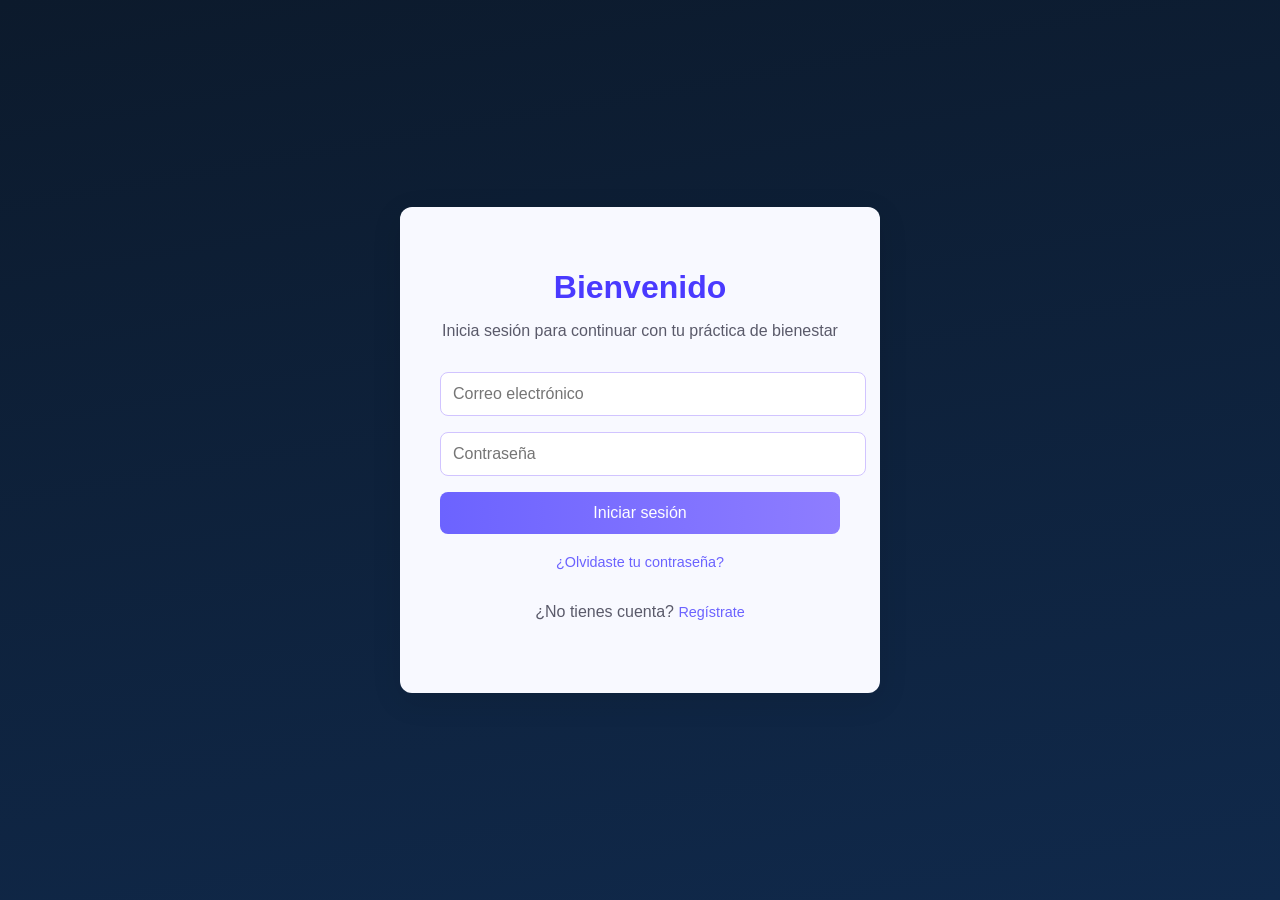
<file: login.html>
<!DOCTYPE html>
<html lang="es">
<head>
  <meta charset="UTF-8">
  <meta name="viewport" content="width=device-width, initial-scale=1.0">
  <title>Iniciar Sesión – Tu Bienestar</title>
  <style>
    body {
      font-family: -apple-system, BlinkMacSystemFont, "Segoe UI", Roboto, "Helvetica Neue", Arial, sans-serif;
      background: linear-gradient(170deg, #0c1a2c, #10294b); /* tonos relajantes azul-morado */
      display: flex;
      align-items: center;
      justify-content: center;
      height: 100vh;
      margin: 0;
    }

    .login-container {
      background: #f8f9ff; /* fondo muy suave */
      padding: 2.5rem;
      border-radius: 12px; /* un poco más redondeado */
      box-shadow: 0 8px 30px rgba(0,0,0,0.1); /* sombra más suave */
      text-align: center;
      width: 100%;
      max-width: 400px;
      transition: transform 0.3s;
    }

    .login-container:hover {
      transform: translateY(-4px); /* efecto sutil al pasar el mouse */
    }

    .login-container h1 {
      margin-bottom: 0.8rem;
      font-size: 2rem;
      color: #4a3aff; /* morado fuerte */
    }

    .login-container p {
      margin-bottom: 2rem;
      color: #5a5a6a; /* gris-morado suave */
    }

    .login-container input[type="email"],
    .login-container input[type="password"] {
      width: 100%;
      padding: 0.75rem;
      margin-bottom: 1rem;
      border: 1px solid #d1c4ff; /* borde morado claro */
      border-radius: 8px;
      font-size: 1rem;
      outline: none;
      transition: border-color 0.3s, box-shadow 0.3s;
    }

    .login-container input[type="email"]:focus,
    .login-container input[type="password"]:focus {
      border-color: #4a3aff;
      box-shadow: 0 0 8px rgba(74, 58, 255, 0.3);
    }

    .login-container button {
      width: 100%;
      padding: 0.75rem;
      background: linear-gradient(90deg, #6c63ff, #8e7dff); /* degradado morado */
      color: white;
      font-size: 1rem;
      border: none;
      border-radius: 8px;
      cursor: pointer;
      transition: background 0.3s, transform 0.2s;
    }

    .login-container button:hover {
      background: linear-gradient(90deg, #554de1, #7257ff);
      transform: translateY(-2px);
    }

    .login-container .links {
      margin-top: 1.2rem;
    }

    .login-container a {
      color: #6c63ff;
      text-decoration: none;
      font-size: 0.9rem;
    }

    .login-container a:hover {
      text-decoration: underline;
    }
  </style>
</head>
<body>

  <div class="login-container">
    <h1>Bienvenido</h1>
    <p>Inicia sesión para continuar con tu práctica de bienestar</p>

    <form action="dashboard.html" method="post">
      <input type="email" placeholder="Correo electrónico" required>
      <input type="password" placeholder="Contraseña" required>
      <button type="submit">Iniciar sesión</button>
    </form>

    <div class="links">
      <p><a href="#">¿Olvidaste tu contraseña?</a></p>
      <p>¿No tienes cuenta? <a href="registro.html">Regístrate</a></p>
    </div>
  </div>

</body>
</html>
</file>
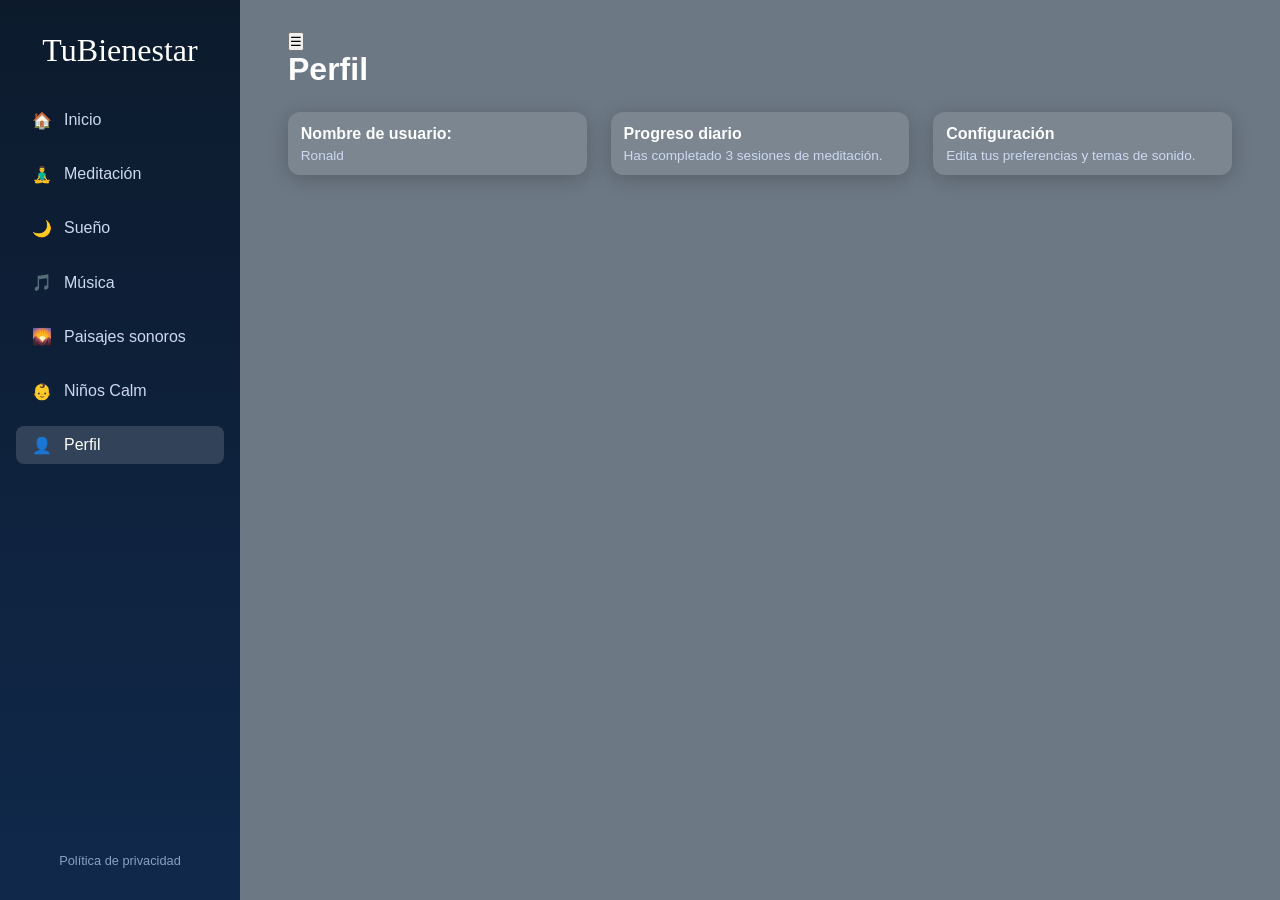
<file: perfil.html>
<!DOCTYPE html>
<html lang="es">
<head>
  <meta charset="UTF-8">
  <meta name="viewport" content="width=device-width, initial-scale=1.0">
  <title>Perfil – TuBienestar</title>
  <link rel="stylesheet" href="style.css">
</head>
<body>

  <aside class="sidebar" id="sidebar">
    <div>
      <div class="logo">TuBienestar</div>
      <ul class="menu">
        <li><a href="dashboard.html">🏠 <span>Inicio</span></a></li>
        <li><a href="meditacion.html">🧘‍♂️ <span>Meditación</span></a></li>
        <li><a href="sueno.html">🌙 <span>Sueño</span></a></li>
        <li><a href="musica.html">🎵 <span>Música</span></a></li>
        <li><a href="paisajes.html">🌄 <span>Paisajes sonoros</span></a></li>
        <li><a href="ninos.html">👶 <span>Niños Calm</span></a></li>
        <li><a href="perfil.html" class="active">👤 <span>Perfil</span></a></li>
      </ul>
    </div>
    <footer>Política de privacidad</footer>
  </aside>

  <main class="main">
    <button id="toggleMenu" class="hamburger">☰</button>
    <h1>Perfil</h1>
    <div class="cards">
      <div class="card">
        <div class="info">
          <h3>Nombre de usuario:</h3>
          <p>Ronald</p>
        </div>
      </div>
      <div class="card">
        <div class="info">
          <h3>Progreso diario</h3>
          <p>Has completado 3 sesiones de meditación.</p>
        </div>
      </div>
      <div class="card">
        <div class="info">
          <h3>Configuración</h3>
          <p>Edita tus preferencias y temas de sonido.</p>
        </div>
      </div>
    </div>
  </main>

  <script src="script.js"></script>
</body>
</html>
</file>
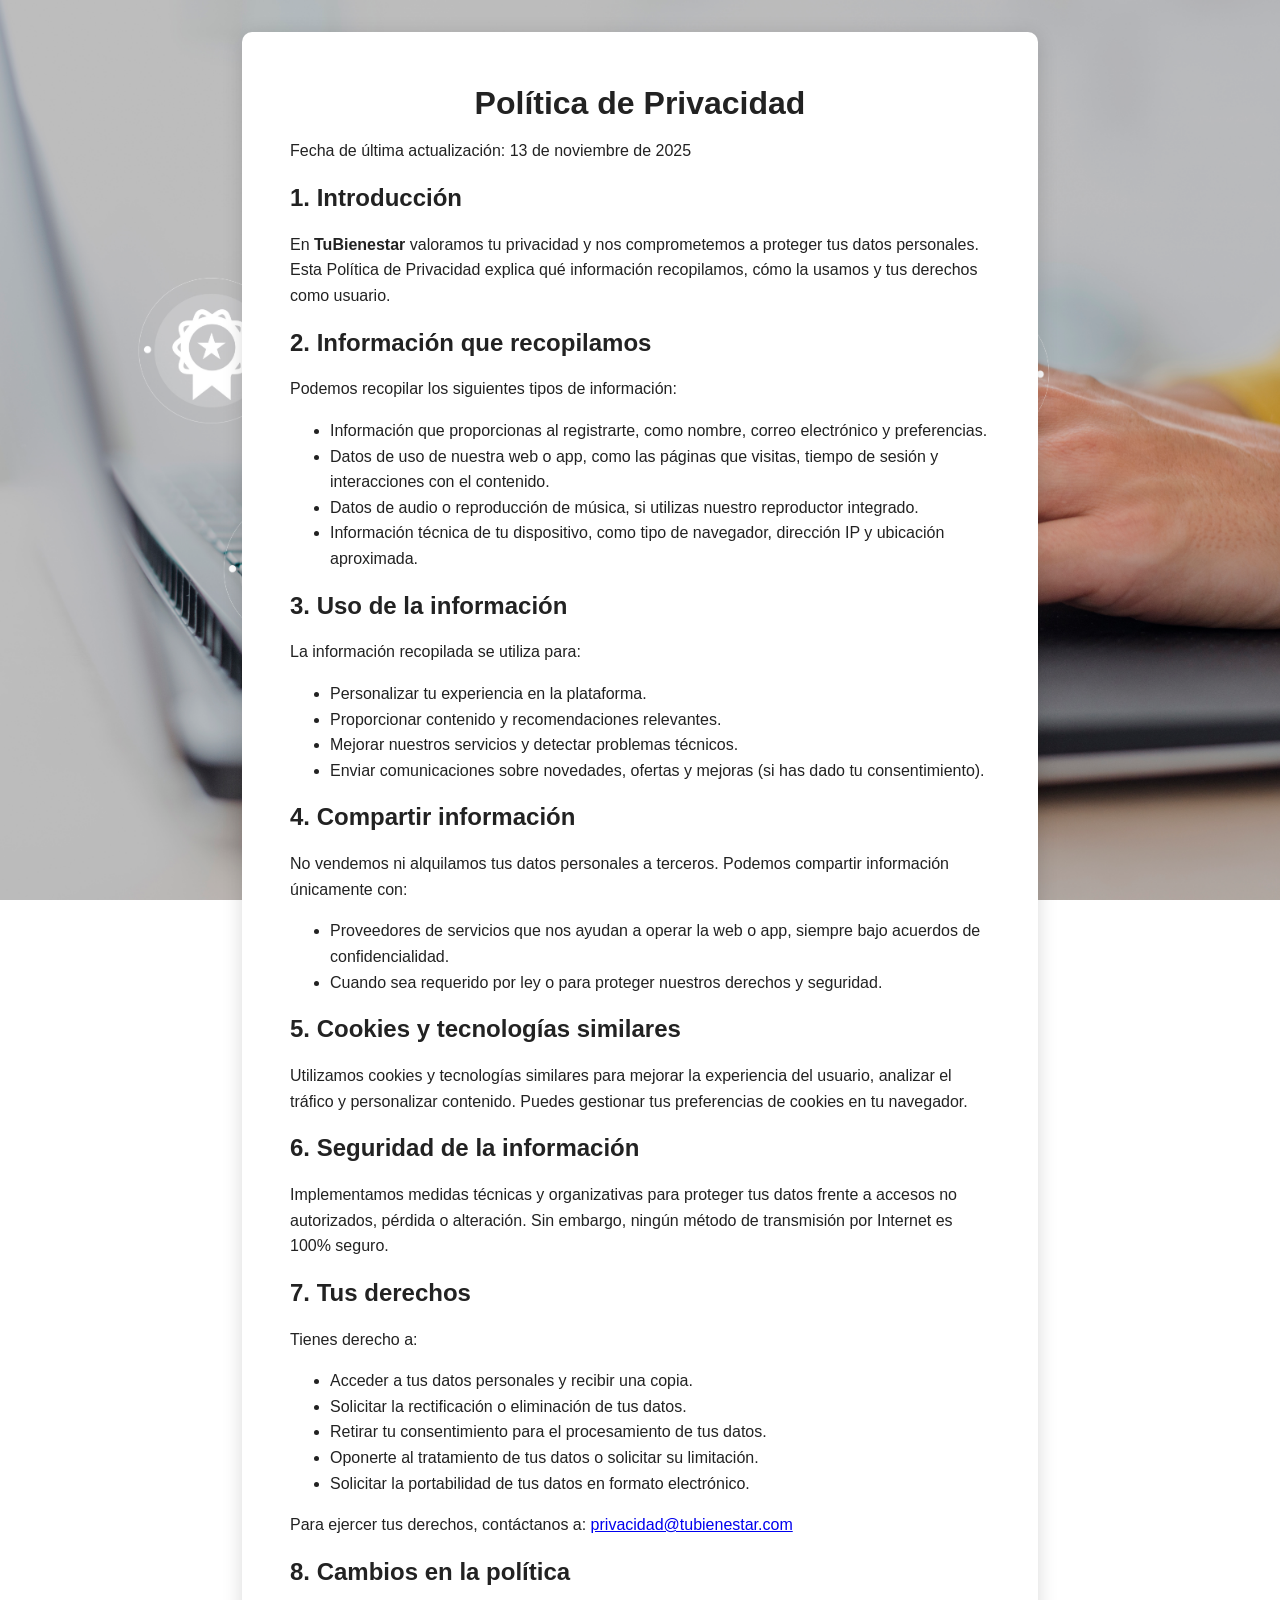
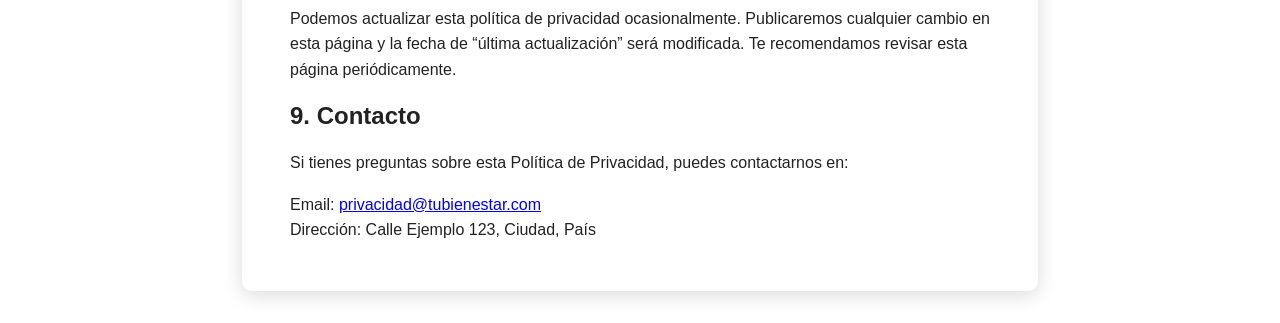
<file: politicaprivacidad.html>
<!DOCTYPE html>
<html lang="es">
<head>
  <meta charset="UTF-8">
  <meta name="viewport" content="width=device-width, initial-scale=1.0">
  <title>Política de Privacidad – TuBienestar</title>
  
    <style>
        /* Fondo general con imagen */
        body {
            margin: 0;
            min-height: 100vh;
            background: url('img/politicas_privacidad.jpg') no-repeat center center fixed;
            background-size: cover;
            display: flex;
            justify-content: center;  /* Centrar horizontalmente */
            padding: 2rem 1rem;
            font-family: Arial, sans-serif;
        }

        /* Contenedor centrado con fondo blanco */
        .container {
            background: white;
            max-width: 700px;
            width: 100%;
            padding: 2rem 3rem;
            border-radius: 10px;
            box-shadow: 0 4px 20px rgba(0,0,0,0.15);
            color: #222;
            overflow: visible; /* Por si hay listas largas */
        }

        h1 {
            text-align: center;
            margin-bottom: 0.3rem;
        }

        p, li {
            line-height: 1.6;
        }
    </style>

</head>
<body>
    <div class="container">
        <header>
            <h1>Política de Privacidad</h1>
            <p>Fecha de última actualización: 13 de noviembre de 2025</p>
        </header>

        <section>
            <h2>1. Introducción</h2>
            <p>En <strong>TuBienestar</strong> valoramos tu privacidad y nos comprometemos a proteger tus datos personales. Esta Política de Privacidad explica qué información recopilamos, cómo la usamos y tus derechos como usuario.</p>
        </section>

        <section>
            <h2>2. Información que recopilamos</h2>
            <p>Podemos recopilar los siguientes tipos de información:</p>
            <ul>
            <li>Información que proporcionas al registrarte, como nombre, correo electrónico y preferencias.</li>
            <li>Datos de uso de nuestra web o app, como las páginas que visitas, tiempo de sesión y interacciones con el contenido.</li>
            <li>Datos de audio o reproducción de música, si utilizas nuestro reproductor integrado.</li>
            <li>Información técnica de tu dispositivo, como tipo de navegador, dirección IP y ubicación aproximada.</li>
            </ul>
        </section>

        <section>
            <h2>3. Uso de la información</h2>
            <p>La información recopilada se utiliza para:</p>
            <ul>
            <li>Personalizar tu experiencia en la plataforma.</li>
            <li>Proporcionar contenido y recomendaciones relevantes.</li>
            <li>Mejorar nuestros servicios y detectar problemas técnicos.</li>
            <li>Enviar comunicaciones sobre novedades, ofertas y mejoras (si has dado tu consentimiento).</li>
            </ul>
        </section>

        <section>
            <h2>4. Compartir información</h2>
            <p>No vendemos ni alquilamos tus datos personales a terceros. Podemos compartir información únicamente con:</p>
            <ul>
            <li>Proveedores de servicios que nos ayudan a operar la web o app, siempre bajo acuerdos de confidencialidad.</li>
            <li>Cuando sea requerido por ley o para proteger nuestros derechos y seguridad.</li>
            </ul>
        </section>

        <section>
            <h2>5. Cookies y tecnologías similares</h2>
            <p>Utilizamos cookies y tecnologías similares para mejorar la experiencia del usuario, analizar el tráfico y personalizar contenido. Puedes gestionar tus preferencias de cookies en tu navegador.</p>
        </section>

        <section>
            <h2>6. Seguridad de la información</h2>
            <p>Implementamos medidas técnicas y organizativas para proteger tus datos frente a accesos no autorizados, pérdida o alteración. Sin embargo, ningún método de transmisión por Internet es 100% seguro.</p>
        </section>

        <section>
            <h2>7. Tus derechos</h2>
            <p>Tienes derecho a:</p>
            <ul>
            <li>Acceder a tus datos personales y recibir una copia.</li>
            <li>Solicitar la rectificación o eliminación de tus datos.</li>
            <li>Retirar tu consentimiento para el procesamiento de tus datos.</li>
            <li>Oponerte al tratamiento de tus datos o solicitar su limitación.</li>
            <li>Solicitar la portabilidad de tus datos en formato electrónico.</li>
            </ul>
            <p>Para ejercer tus derechos, contáctanos a: <a href="mailto:privacidad@tubienestar.com">privacidad@tubienestar.com</a></p>
        </section>

        <section>
            <h2>8. Cambios en la política</h2>
            <p>Podemos actualizar esta política de privacidad ocasionalmente. Publicaremos cualquier cambio en esta página y la fecha de “última actualización” será modificada. Te recomendamos revisar esta página periódicamente.</p>
        </section>

        <section>
            <h2>9. Contacto</h2>
            <p>Si tienes preguntas sobre esta Política de Privacidad, puedes contactarnos en:</p>
            <p>Email: <a href="mailto:privacidad@tubienestar.com">privacidad@tubienestar.com</a><br>
            Dirección: Calle Ejemplo 123, Ciudad, País</p>
        </section>
    </div>
</body>
</html>
</file>
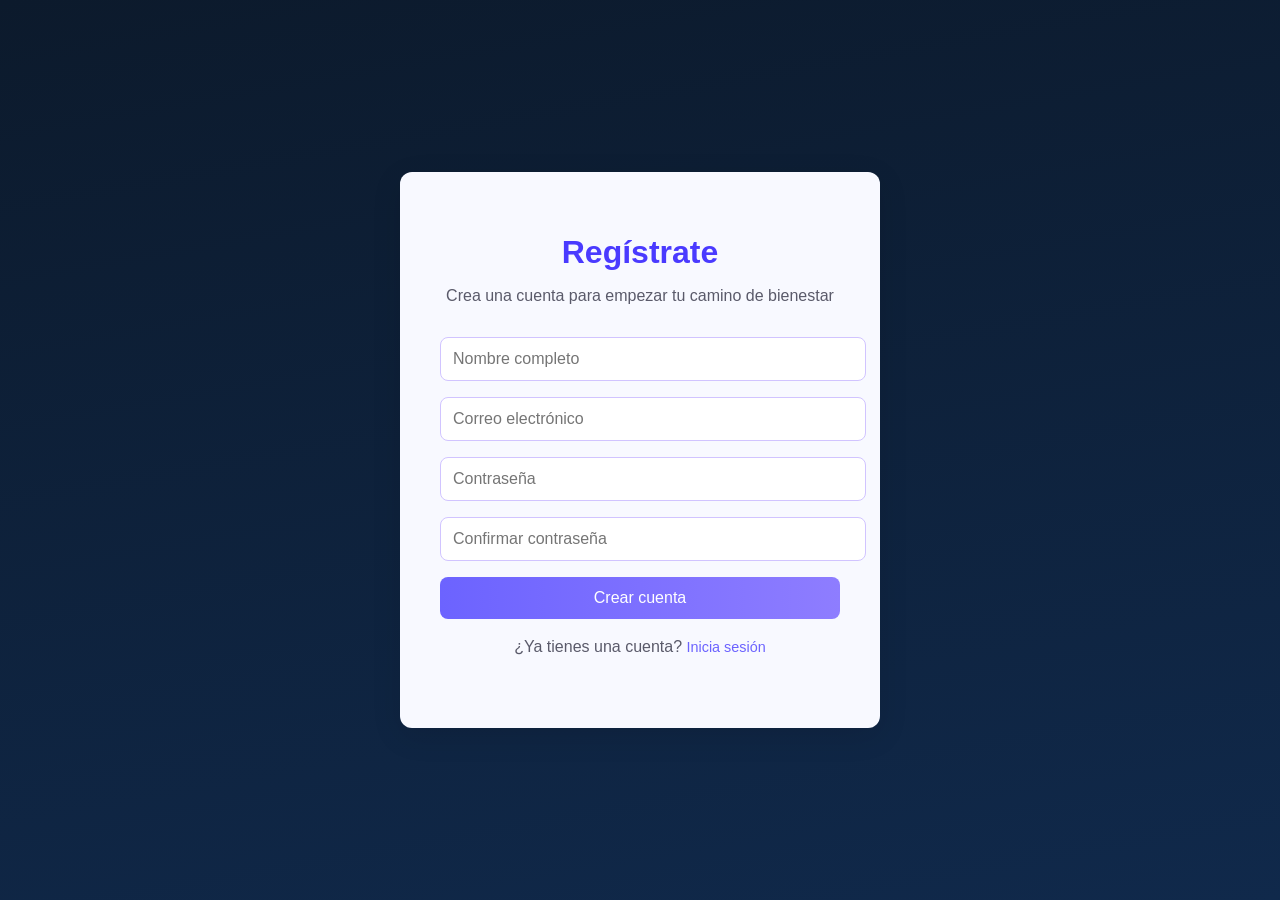
<file: registro.html>
<!DOCTYPE html>
<html lang="es">
<head>
  <meta charset="UTF-8">
  <meta name="viewport" content="width=device-width, initial-scale=1.0">
  <title>Registro – Tu Bienestar</title>
  <style>
    body {
      font-family: -apple-system, BlinkMacSystemFont, "Segoe UI", Roboto, "Helvetica Neue", Arial, sans-serif;
      background: linear-gradient(170deg, #0c1a2c, #10294b); /* mismos tonos que login */
      display: flex;
      align-items: center;
      justify-content: center;
      height: 100vh;
      margin: 0;
    }

    .register-container {
      background: #f8f9ff;
      padding: 2.5rem;
      border-radius: 12px;
      box-shadow: 0 8px 30px rgba(0,0,0,0.1);
      text-align: center;
      width: 100%;
      max-width: 400px;
      transition: transform 0.3s;
    }

    .register-container:hover {
      transform: translateY(-4px);
    }

    .register-container h1 {
      margin-bottom: 0.8rem;
      font-size: 2rem;
      color: #4a3aff;
    }

    .register-container p {
      margin-bottom: 2rem;
      color: #5a5a6a;
    }

    .register-container input[type="text"],
    .register-container input[type="email"],
    .register-container input[type="password"] {
      width: 100%;
      padding: 0.75rem;
      margin-bottom: 1rem;
      border: 1px solid #d1c4ff;
      border-radius: 8px;
      font-size: 1rem;
      outline: none;
      transition: border-color 0.3s, box-shadow 0.3s;
    }

    .register-container input[type="text"]:focus,
    .register-container input[type="email"]:focus,
    .register-container input[type="password"]:focus {
      border-color: #4a3aff;
      box-shadow: 0 0 8px rgba(74, 58, 255, 0.3);
    }

    .register-container button {
      width: 100%;
      padding: 0.75rem;
      background: linear-gradient(90deg, #6c63ff, #8e7dff);
      color: white;
      font-size: 1rem;
      border: none;
      border-radius: 8px;
      cursor: pointer;
      transition: background 0.3s, transform 0.2s;
    }

    .register-container button:hover {
      background: linear-gradient(90deg, #554de1, #7257ff);
      transform: translateY(-2px);
    }

    .register-container .links {
      margin-top: 1.2rem;
    }

    .register-container a {
      color: #6c63ff;
      text-decoration: none;
      font-size: 0.9rem;
    }

    .register-container a:hover {
      text-decoration: underline;
    }
  </style>
</head>
<body>

  <div class="register-container">
    <h1>Regístrate</h1>
    <p>Crea una cuenta para empezar tu camino de bienestar</p>

    <form action="dashboard.html" method="post">
      <input type="text" placeholder="Nombre completo" required>
      <input type="email" placeholder="Correo electrónico" required>
      <input type="password" placeholder="Contraseña" required>
      <input type="password" placeholder="Confirmar contraseña" required>
      <button type="submit">Crear cuenta</button>
    </form>

    <div class="links">
      <p>¿Ya tienes una cuenta? <a href="login.html">Inicia sesión</a></p>
    </div>
  </div>

</body>
</html>
</file>
<file: style.css>
:root {
  --sidebar-bg: linear-gradient(180deg, #0c1a2c, #10294b);
  --accent: #6c63ff;
  --text-light: #cdd8f0;
  --bg-overlay: rgba(10, 30, 50, 0.6);
}

* {
  box-sizing: border-box;
  margin: 0;
  padding: 0;
}

body {
  font-family: "Segoe UI", Roboto, sans-serif;
  display: flex;
  height: 100vh;
  color: white;
  background: url('https://images.unsplash.com/photo-1506744038136-46273834b3fb?auto=format&fit=crop&w=1600&q=80')
    no-repeat center center/cover;
}

/* ===== SIDEBAR ===== */
.sidebar {
  width: 240px;
  background: var(--sidebar-bg);
  display: flex;
  flex-direction: column;
  justify-content: space-between;
  padding: 2rem 1rem;
  transition: transform 0.3s ease;
}

.sidebar.hide {
  transform: translateX(-100%);
}

.logo {
  font-family: "Brush Script MT", cursive;
  font-size: 2rem;
  text-align: center;
  margin-bottom: 2rem;
}

.menu {
  list-style: none;
}

.menu li {
  margin: 1rem 0;
}

.menu a {
  display: flex;
  align-items: center;
  text-decoration: none;
  color: var(--text-light);
  font-size: 1rem;
  padding: 0.6rem 1rem;
  border-radius: 8px;
  transition: background 0.3s, color 0.3s;
}

.menu a:hover,
.menu a.active {
  background: rgba(255, 255, 255, 0.15);
  color: #fff;
}

.menu a span {
  margin-left: 0.75rem;
}

footer {
  text-align: center;
  font-size: 0.8rem;
  color: #8aa0c2;
}

/* ===== MAIN CONTENT ===== */
.main {
  flex: 1;
  background: var(--bg-overlay);
  padding: 2rem 3rem;
  overflow-y: auto;
}

.main h1 {
  font-size: 2rem;
  margin-bottom: 1.5rem;
}

.cards {
  display: grid;
  grid-template-columns: repeat(auto-fill, minmax(220px, 1fr));
  gap: 1.5rem;
}

.card {
  background: rgba(255, 255, 255, 0.1);
  border-radius: 10px;
  overflow: hidden;
  box-shadow: 0 4px 20px rgba(0,0,0,0.2);
  transition: transform 0.3s;
  cursor: pointer;
}

.card:hover {
  transform: translateY(-5px);
}

.card img {
  width: 100%;
  height: 160px;
  object-fit: cover;
}

.card .info {
  padding: 0.8rem;
}

.card h3 {
  font-size: 1rem;
  margin-bottom: 0.3rem;
}

.card p {
  font-size: 0.85rem;
  color: var(--text-light);
}

/* ===== RESPONSIVE ===== */
    @media (max-width: 900px) {
      .hamburger {
        display: block;
      }
      .sidebar {
        position: fixed;
        height: 100%;
        top: 0;
        left: 0;
        z-index: 1000;
        transform: translateX(-100%);
      }
      .sidebar.show {
        transform: translateX(0);
      }
      .main {
        padding: 1.5rem;
      }

      /* Overlay al mostrar sidebar */
      .overlay {
        display: none;
        position: fixed;
        top: 0;
        left: 0;
        width: 100%;
        height: 100%;
        background: rgba(0,0,0,0.5);
        z-index: 900;
      }
      .overlay.show {
        display: block;
      }
    }

    @media (max-width: 600px) {
      .cards {
        grid-template-columns: repeat(auto-fill, minmax(150px, 1fr));
      }
    }


/* ======= para reproducir musica ====== */
.card {
  position: relative;
  overflow: hidden;
  border-radius: 12px;
}

.play-btn {
  position: absolute;
  bottom: 1rem;
  right: 1rem;
  background: rgba(0,0,0,0.6);
  color: #fff;
  border: none;
  border-radius: 50%;
  width: 3rem;
  height: 3rem;
  font-size: 1.2rem;
  cursor: pointer;
  z-index: 10;
}

.audio-player {
  display: none; /* asegura que el reproductor no sea visible */
}
</file>
